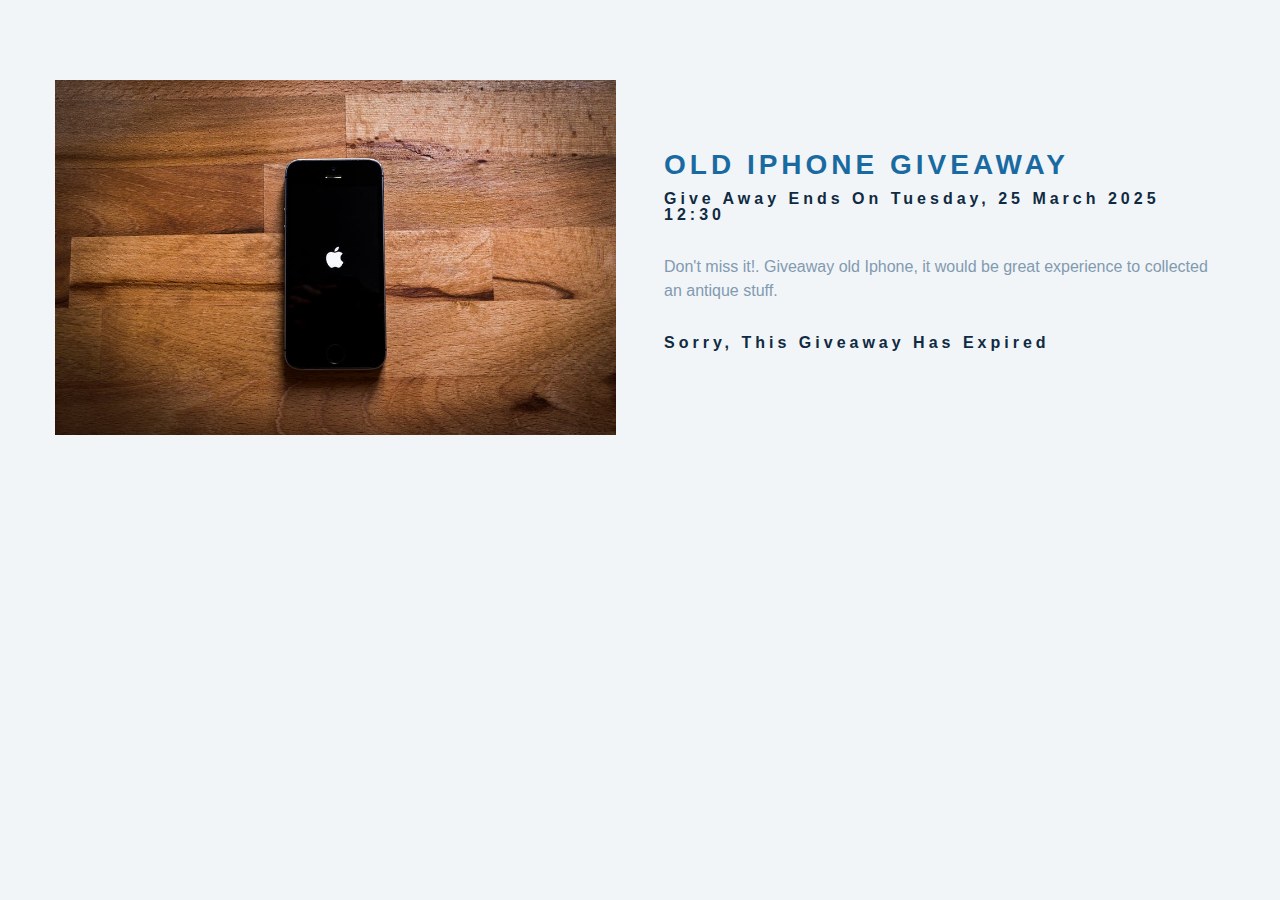
<file: smallProject/Countdown/index.html>
<!DOCTYPE html>
<html lang="en">
<head>
    <meta charset="UTF-8">
    <meta name="viewport" content="width=device-width, initial-scale=1.0">
    <title>countdown</title>
    <!-- style -->
    <link rel="stylesheet" href="style.css"/>
</head>
<body>
    <section class="section-center">
        <!-- image -->
         <article class="gift-img">
            <img src="gift.jpeg" alt="gift picture"/>
         </article>
         <!-- info -->
          <article class="gift-info">
            <h3>old iphone giveaway</h3>
            <h4 class="giveaway">
                giveaway ends on Sunday, 24 April 2022, 8:00am
            </h4>
            <p>
                Don't miss it!. Giveaway old Iphone, it would be great experience to collected an antique stuff.
            </p>
            <div class="deadline">
                <!-- days -->
                 <div class="deadline-format">
                    <div>
                        <h4 class="days">34</h4>
                        <span>days</span>
                     </div>
                 </div>
                 <!-- end of items -->
                 <!-- hours -->
                 <div class="deadline-format">
                    <div>
                        <h4 class="hours">34</h4>
                        <span>hours</span>
                     </div>
                 </div>
                 <!-- end of items -->
                  <!-- mins -->
                 <div class="deadline-format">
                    <div>
                        <h4 class="mins">34</h4>
                        <span>mins</span>
                     </div>
                 </div>
                 <!-- end of items -->
                  <!-- secs -->
                 <div class="deadline-format">
                    <div>
                        <h4 class="secs">34</h4>
                        <span>secs</span>
                     </div>
                 </div>
                 <!-- end of items -->
            </div>
          </article>
    </section>
    <!-- javasript -->
    <script src="script.js"></script>
</body>
</html>
</file>
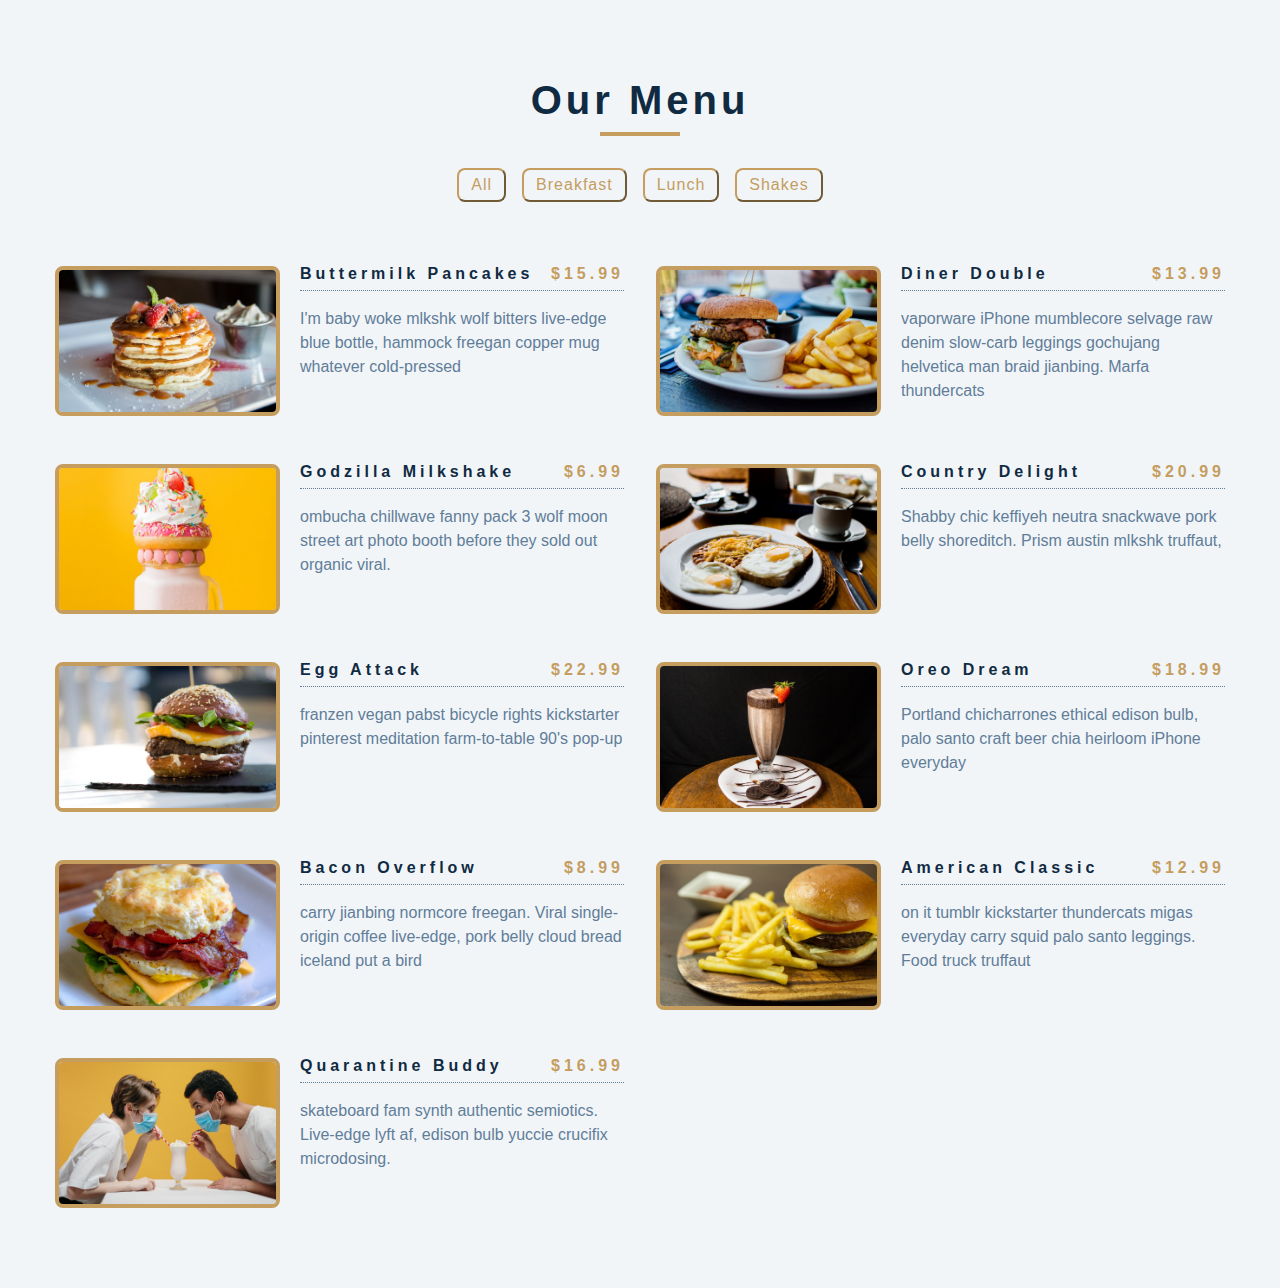
<file: html-css-javaScript/menu page/menu page/index.html>
<!DOCTYPE html>
<html lang="en">
<head>
    <meta charset="UTF-8">
    <meta name="viewport" content="width=device-width, initial-scale=1.0">
    <title>Menu</title>
    <!-- css for style -->
     <link rel="stylesheet" href="style.css"/>
</head>
<body>
    <section class="menu">
        <!-- title -->
        <div class="title">
            <h2>our menu</h2>
            <div class="underline"></div>
        </div>
        <!-- filter items -->
        <div class="btn-container">
            <button class="filter-btn" type="button" data-id="all">all</button>
            <button class="filter-btn" type="button" data-id="breakfast">breakfast</button>
            <button class="filter-btn" type="button" data-id="lunch">lunch</button>
            <button class="filter-btn" type="button" data-id="shakes">shakes</button>
        </div>
        <!-- menu items -->
        <div class="section-center">
            <!-- single item -->
            <article class="menu-item">
                <img src="menu-item.jpeg" class="photo" alt="menu-item">
                <div class="item-info">
                    <header>
                        <h4>butter milk pancakes</h4>
                        <h4 class="price">$15</h4>
                    </header>
                    <p class="item-text">
                        Lorem ipsum description of this menu is none. So this only undefined word for this menu. I will be back later.
                    </p>
                </div>
            </article>
            <!-- end of single item -->
        </div>
    </section>
    <script src="script.js"></script>
</body>
</html>
</file>
<file: smallProject/Countdown/style.css>
/*
=============== 
Fonts
===============
*/
/* @import url("https://fonts.googleapis.com/css?family=Open+Sans|Roboto:400,700&display=swap"); */

/*
=============== 
Variables
===============
*/

:root {
  /* dark shades of primary color*/
  --clr-primary-1: hsl(205, 86%, 17%);
  --clr-primary-2: hsl(205, 77%, 27%);
  --clr-primary-3: hsl(205, 72%, 37%);
  --clr-primary-4: hsl(205, 63%, 48%);
  /* primary/main color */
  --clr-primary-5: #49a6e9;
  /* lighter shades of primary color */
  --clr-primary-6: hsl(205, 89%, 70%);
  --clr-primary-7: hsl(205, 90%, 76%);
  --clr-primary-8: hsl(205, 86%, 81%);
  --clr-primary-9: hsl(205, 90%, 88%);
  --clr-primary-10: hsl(205, 100%, 96%);
  /* darkest grey - used for headings */
  --clr-grey-1: hsl(209, 61%, 16%);
  --clr-grey-2: hsl(211, 39%, 23%);
  --clr-grey-3: hsl(209, 34%, 30%);
  --clr-grey-4: hsl(209, 28%, 39%);
  /* grey used for paragraphs */
  --clr-grey-5: hsl(210, 22%, 49%);
  --clr-grey-6: hsl(209, 23%, 60%);
  --clr-grey-7: hsl(211, 27%, 70%);
  --clr-grey-8: hsl(210, 31%, 80%);
  --clr-grey-9: hsl(212, 33%, 89%);
  --clr-grey-10: hsl(210, 36%, 96%);
  --clr-white: #fff;
  --clr-red-dark: hsl(360, 67%, 44%);
  --clr-red-light: hsl(360, 71%, 66%);
  --clr-green-dark: hsl(125, 67%, 44%);
  --clr-green-light: hsl(125, 71%, 66%);
  --clr-black: #222;
  --clr-gold: #c59d5f;
  --ff-primary: "Roboto", sans-serif;
  --ff-secondary: "Open Sans", sans-serif;
  --transition: all 0.3s linear;
  --spacing: 0.25rem;
  --radius: 0.5rem;
  --light-shadow: 0 5px 15px rgba(0, 0, 0, 0.1);
  --dark-shadow: 0 5px 15px rgba(0, 0, 0, 0.2);
  --max-width: 1170px;
  --fixed-width: 620px;
}
/*
=============== 
Global Styles
===============
*/

*,
::after,
::before {
  margin: 0;
  padding: 0;
  box-sizing: border-box;
}
body {
  font-family: var(--ff-secondary);
  background: var(--clr-grey-10);
  color: var(--clr-grey-1);
  line-height: 1.5;
  font-size: 0.875rem;
}
ul {
  list-style-type: none;
}
a {
  text-decoration: none;
}
img:not(.logo) {
  width: 100%;
}
img {
  display: block;
}

h1,
h2,
h3,
h4 {
  letter-spacing: var(--spacing);
  text-transform: capitalize;
  line-height: 1.25;
  margin-bottom: 0.75rem;
  font-family: var(--ff-primary);
}
h1 {
  font-size: 3rem;
}
h2 {
  font-size: 2rem;
}
h3 {
  font-size: 1.25rem;
}
h4 {
  font-size: 0.875rem;
}
p {
  margin-bottom: 1.25rem;
  color: var(--clr-grey-5);
}
@media screen and (min-width: 800px) {
  h1 {
    font-size: 4rem;
  }
  h2 {
    font-size: 2.5rem;
  }
  h3 {
    font-size: 1.75rem;
  }
  h4 {
    font-size: 1rem;
  }
  body {
    font-size: 1rem;
  }
  h1,
  h2,
  h3,
  h4 {
    line-height: 1;
  }
}
/*  global classes */

.btn {
  text-transform: uppercase;
  background: transparent;
  color: var(--clr-black);
  padding: 0.375rem 0.75rem;
  letter-spacing: var(--spacing);
  display: inline-block;
  transition: var(--transition);
  font-size: 0.875rem;
  border: 2px solid var(--clr-black);
  cursor: pointer;
  box-shadow: 0 1px 3px rgba(0, 0, 0, 0.2);
  border-radius: var(--radius);
}
.btn:hover {
  color: var(--clr-white);
  background: var(--clr-black);
}
/* section */
.section {
  padding: 5rem 0;
}

.section-center {
  width: 90vw;
  margin: 5rem auto;
  max-width: 1170px;
}

main {
  min-height: 100vh;
  display: grid;
  place-items: center;
}
/*
=============== 
Countdown Timer
===============
*/
.gift-img {
  margin-bottom: 2rem;
}
.gift-info h3 {
  text-transform: uppercase;
  color: var(--clr-primary-3);
}
.gift-info p {
  color: var(--clr-grey-6);
}
.date {
  color: var(--clr-grey-5);
  font-size: 0.85rem;
}
@media screen and (min-width: 992px) {
  .section-center {
    display: grid;
    grid-template-columns: 1fr 1fr;
    place-items: center;
    gap: 3rem;
    width: 95vw;
  }
  .gift-img {
    margin-bottom: 0;
  }
}
.gift-info p {
  margin: 2rem 0;
}
.deadline {
  display: flex;
}
.deadline-format {
  background: var(--clr-grey-1);
  color: var(--clr-white);
  margin-right: 1rem;
  width: 5rem;
  height: 5rem;
  display: grid;
  place-items: center;
  text-align: center;
}
.deadline-format span {
  display: block;
  text-transform: uppercase;
  letter-spacing: 2px;
  font-size: 0.85rem;
}
.deadline h4:not(.expired) {
  font-size: 2rem;
  margin-bottom: 0.25rem;
  letter-spacing: var(--spacing);
}
</file>
<file: html-css-javaScript/menu page/menu page/style.css>
/*
=============== 
Fonts
===============
*/
/* @import url("https://fonts.googleapis.com/css?family=Open+Sans|Roboto:400,700&display=swap"); */

/*
=============== 
Variables
===============
*/

:root {
  /* dark shades of primary color*/
  --clr-primary-1: hsl(205, 86%, 17%);
  --clr-primary-2: hsl(205, 77%, 27%);
  --clr-primary-3: hsl(205, 72%, 37%);
  --clr-primary-4: hsl(205, 63%, 48%);
  /* primary/main color */
  --clr-primary-5: #49a6e9;
  /* lighter shades of primary color */
  --clr-primary-6: hsl(205, 89%, 70%);
  --clr-primary-7: hsl(205, 90%, 76%);
  --clr-primary-8: hsl(205, 86%, 81%);
  --clr-primary-9: hsl(205, 90%, 88%);
  --clr-primary-10: hsl(205, 100%, 96%);
  /* darkest grey - used for headings */
  --clr-grey-1: hsl(209, 61%, 16%);
  --clr-grey-2: hsl(211, 39%, 23%);
  --clr-grey-3: hsl(209, 34%, 30%);
  --clr-grey-4: hsl(209, 28%, 39%);
  /* grey used for paragraphs */
  --clr-grey-5: hsl(210, 22%, 49%);
  --clr-grey-6: hsl(209, 23%, 60%);
  --clr-grey-7: hsl(211, 27%, 70%);
  --clr-grey-8: hsl(210, 31%, 80%);
  --clr-grey-9: hsl(212, 33%, 89%);
  --clr-grey-10: hsl(210, 36%, 96%);
  --clr-white: #fff;
  --clr-red-dark: hsl(360, 67%, 44%);
  --clr-red-light: hsl(360, 71%, 66%);
  --clr-green-dark: hsl(125, 67%, 44%);
  --clr-green-light: hsl(125, 71%, 66%);
  --clr-gold: #c59d5f;
  --clr-black: #222;
  --ff-primary: "Roboto", sans-serif;
  --ff-secondary: "Open Sans", sans-serif;
  --transition: all 0.3s linear;
  --spacing: 0.25rem;
  --radius: 0.5rem;
  --light-shadow: 0 5px 15px rgba(0, 0, 0, 0.1);
  --dark-shadow: 0 5px 15px rgba(0, 0, 0, 0.2);
  --max-width: 1170px;
  --fixed-width: 620px;
}
/*
=============== 
Global Styles
===============
*/

*,
::after,
::before {
  margin: 0;
  padding: 0;
  box-sizing: border-box;
}
body {
  font-family: var(--ff-secondary);
  background: var(--clr-grey-10);
  color: var(--clr-grey-1);
  line-height: 1.5;
  font-size: 0.875rem;
}
ul {
  list-style-type: none;
}
a {
  text-decoration: none;
}
img:not(.logo) {
  width: 100%;
}
img {
  display: block;
}

h1,
h2,
h3,
h4 {
  letter-spacing: var(--spacing);
  text-transform: capitalize;
  line-height: 1.25;
  margin-bottom: 0.75rem;
  font-family: var(--ff-primary);
}
h1 {
  font-size: 3rem;
}
h2 {
  font-size: 2rem;
}
h3 {
  font-size: 1.25rem;
}
h4 {
  font-size: 0.875rem;
}
p {
  margin-bottom: 1.25rem;
  color: var(--clr-grey-5);
}
@media screen and (min-width: 800px) {
  h1 {
    font-size: 4rem;
  }
  h2 {
    font-size: 2.5rem;
  }
  h3 {
    font-size: 1.75rem;
  }
  h4 {
    font-size: 1rem;
  }
  body {
    font-size: 1rem;
  }
  h1,
  h2,
  h3,
  h4 {
    line-height: 1;
  }
}
/*  global classes */

.btn {
  text-transform: uppercase;
  background: transparent;
  color: var(--clr-black);
  padding: 0.375rem 0.75rem;
  letter-spacing: var(--spacing);
  display: inline-block;
  transition: var(--transition);
  font-size: 0.875rem;
  border: 2px solid var(--clr-black);
  cursor: pointer;
  box-shadow: 0 1px 3px rgba(0, 0, 0, 0.2);
  border-radius: var(--radius);
}
.btn:hover {
  color: var(--clr-white);
  background: var(--clr-black);
}
/* section */
.section {
  padding: 5rem 0;
}

main {
  min-height: 100vh;
  display: grid;
  place-items: center;
}
/*
=============== 
Menu
===============
*/

.menu {
  padding: 5rem 0;
}
.title {
  text-align: center;
  margin-bottom: 2rem;
}
.underline {
  width: 5rem;
  height: 0.25rem;
  background: var(--clr-gold);
  margin-left: auto;
  margin-right: auto;
}
.btn-container {
  margin-bottom: 4rem;
  display: flex;
  justify-content: center;
}
.filter-btn {
  background: transparent;
  border-color: var(--clr-gold);
  font-size: 1rem;
  text-transform: capitalize;
  margin: 0 0.5rem;
  letter-spacing: 1px;
  border-radius: var(--radius);
  padding: 0.375rem 0.75rem;
  color: var(--clr-gold);
  cursor: pointer;
  transition: var(--transition);
}
.filter-btn:hover {
  background: var(--clr-gold);
  color: var(--clr-white);
}
.section-center {
  width: 90vw;
  margin: 0 auto;
  max-width: 1170px;
  display: grid;
  gap: 3rem 2rem;
  justify-items: center;
}
.menu-item {
  display: grid;
  gap: 1rem 2rem;
  max-width: 25rem;
}
.photo {
  object-fit: cover;
  height: 200px;
  border: 0.25rem solid var(--clr-gold);
  border-radius: var(--radius);
}
.item-info header {
  display: flex;
  justify-content: space-between;
  border-bottom: 0.5px dotted var(--clr-grey-5);
}
.item-info h4 {
  margin-bottom: 0.5rem;
}
.price {
  color: var(--clr-gold);
}
.item-text {
  margin-bottom: 0;
  padding-top: 1rem;
}

@media screen and (min-width: 768px) {
  .menu-item {
    grid-template-columns: 225px 1fr;
    gap: 0 1.25rem;
    max-width: 40rem;
  }
  .photo {
    height: 175px;
  }
}
@media screen and (min-width: 1200px) {
  .section-center {
    width: 95vw;
    grid-template-columns: 1fr 1fr;
  }
  .photo {
    height: 150px;
  }
}
</file>
